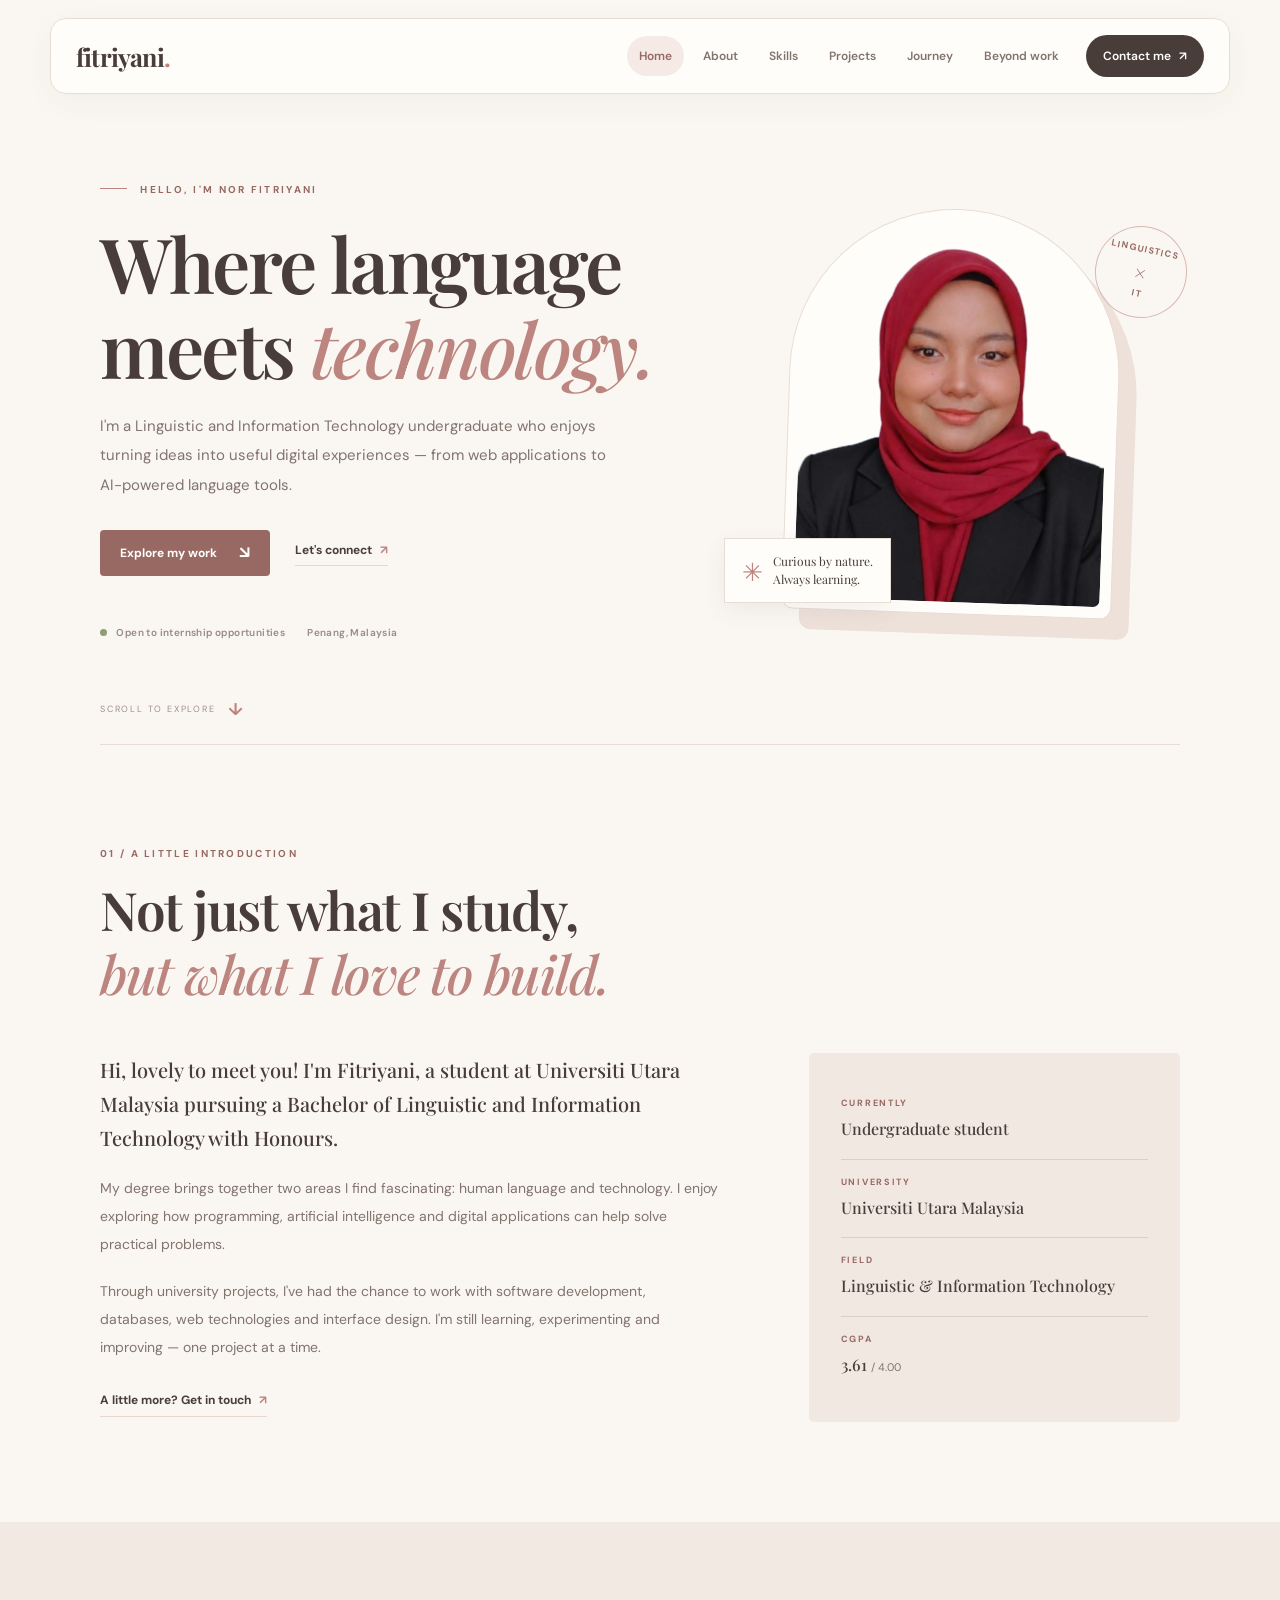
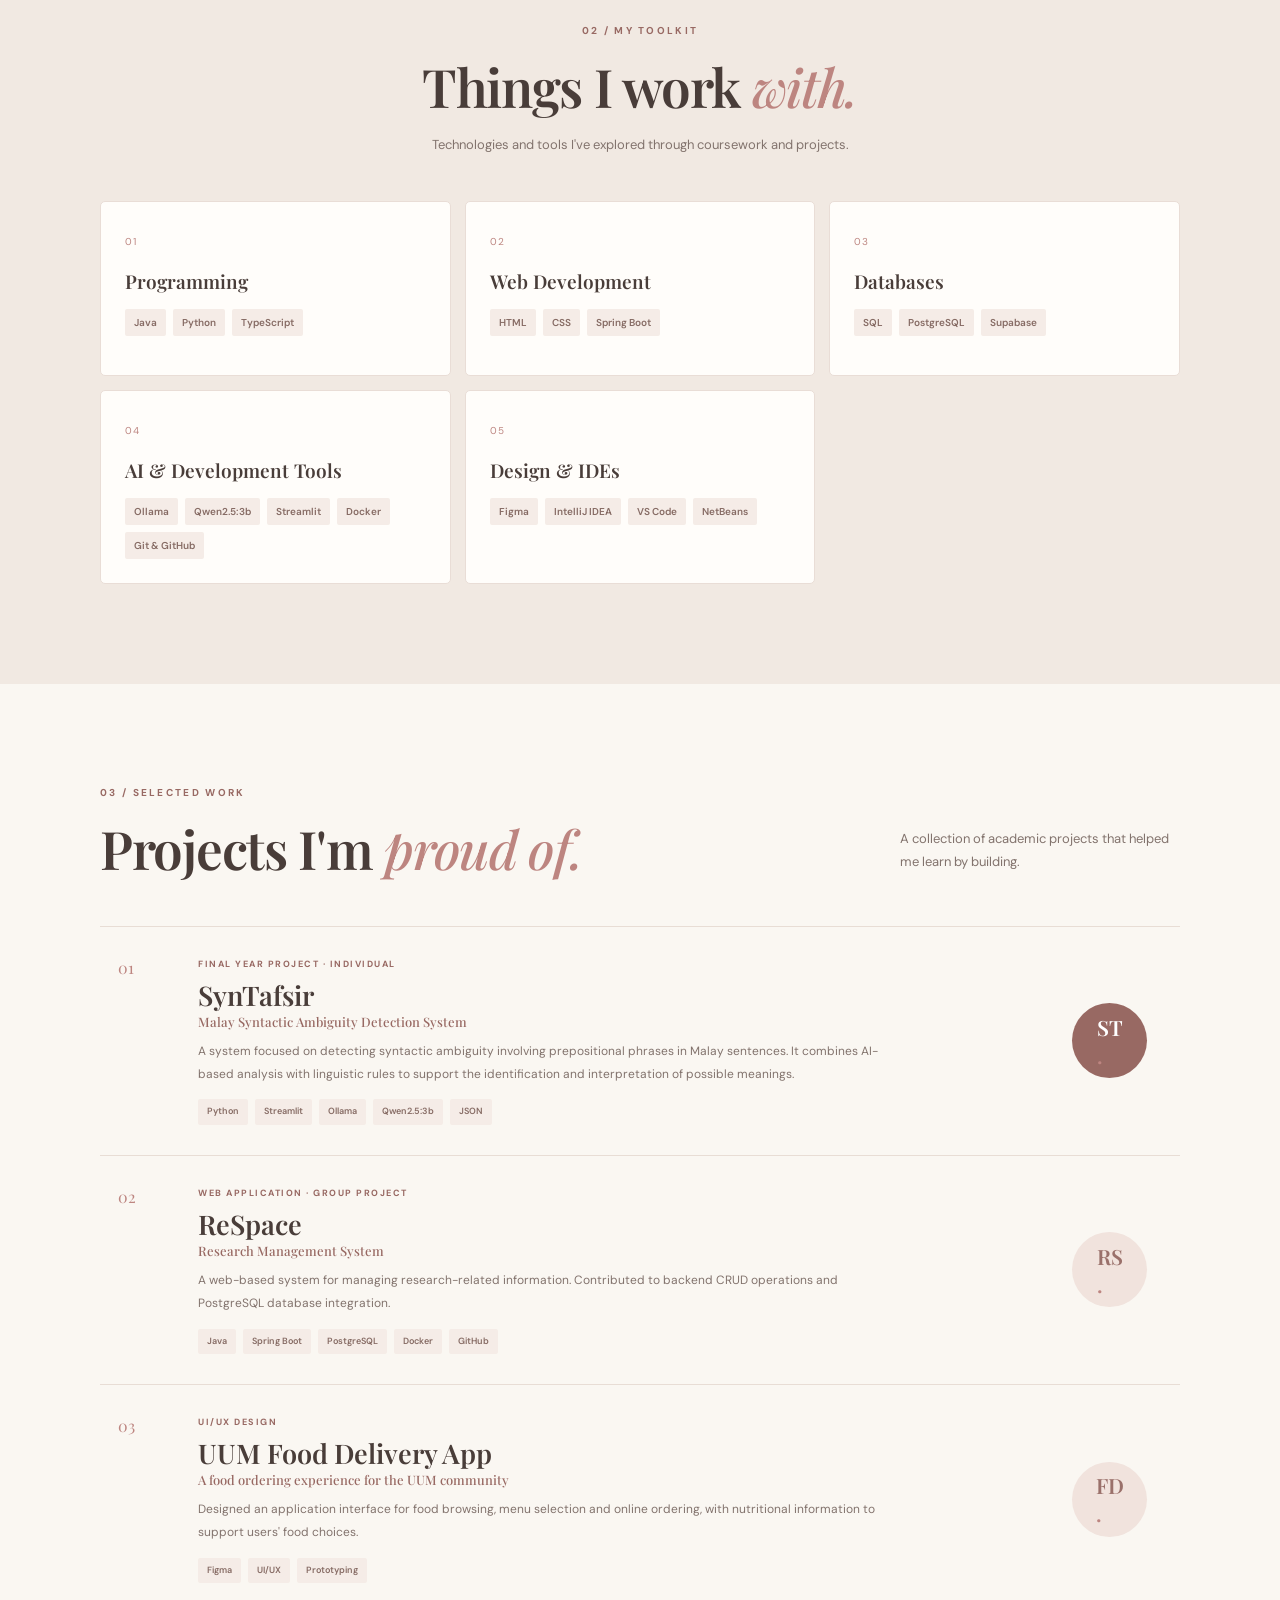
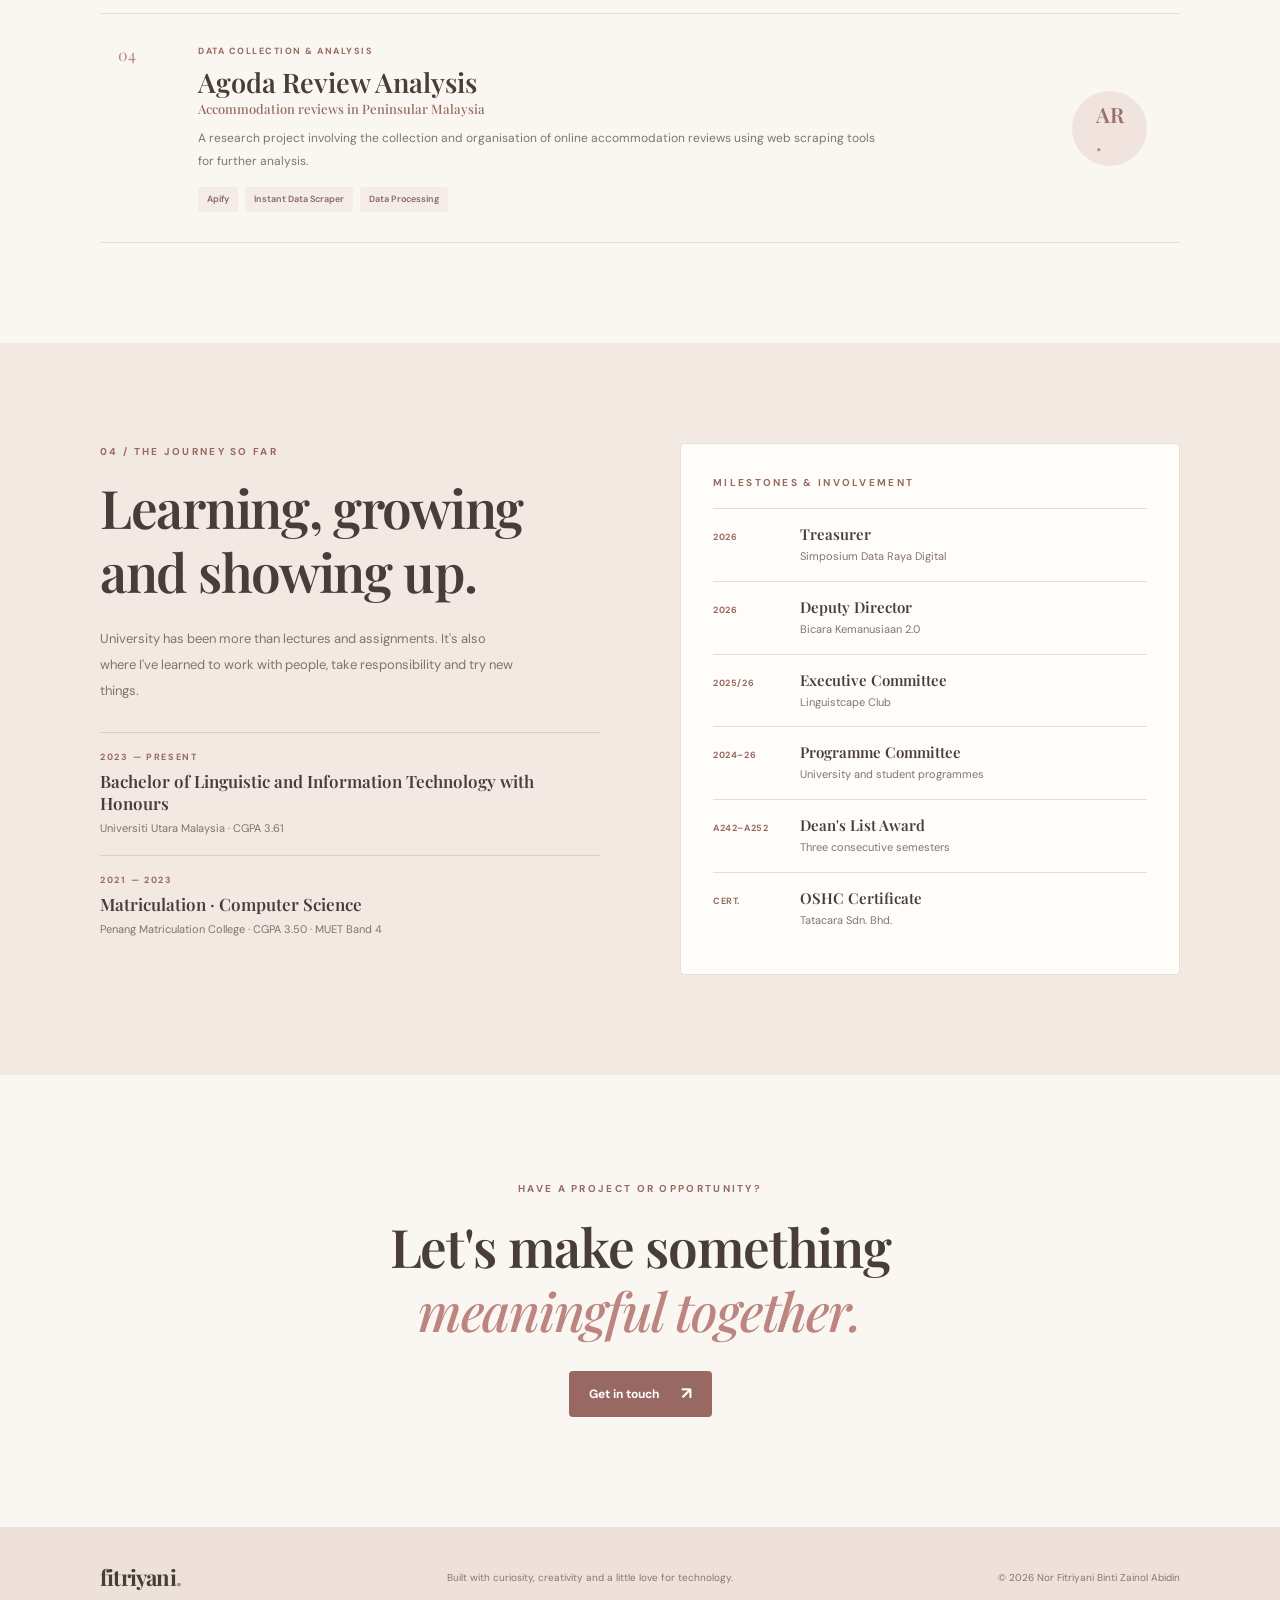
<file: index.html>
<!DOCTYPE html>
<html lang="en">
<head>
  <meta charset="UTF-8">
  <meta name="viewport" content="width=device-width, initial-scale=1.0">
  <meta name="description" content="The personal portfolio of Nor Fitriyani, a Linguistic and Information Technology undergraduate at Universiti Utara Malaysia.">
  <title>Nor Fitriyani | Portfolio</title>
  <link rel="preconnect" href="https://fonts.googleapis.com">
  <link rel="preconnect" href="https://fonts.gstatic.com" crossorigin>
  <link href="https://fonts.googleapis.com/css2?family=DM+Sans:wght@400;500;600;700&family=Playfair+Display:wght@500;600;700&display=swap" rel="stylesheet">
  <link rel="stylesheet" href="style.css">
</head>
<body>
  <header class="site-header">
    <a class="brand" href="index.html">fitriyani<span>.</span></a>
    <nav class="main-nav" aria-label="Main navigation">
      <a class="active" href="#home">Home</a>
      <a href="#about">About</a>
      <a href="#skills">Skills</a>
      <a href="#projects">Projects</a>
      <a href="#journey">Journey</a>
      <a href="hobbies.html">Beyond work</a>
      <a class="nav-contact" href="contact.html">Contact me <span>↗</span></a>
    </nav>
  </header>

  <main>
    <section class="hero section-wrap" id="home">
      <div class="hero-copy">
        <p class="eyebrow"><span class="eyebrow-line"></span> HELLO, I'M NOR FITRIYANI</p>
        <h1>Where language<br>meets <em>technology.</em></h1>
        <p class="hero-intro">I'm a Linguistic and Information Technology undergraduate who enjoys turning ideas into useful digital experiences — from web applications to AI-powered language tools.</p>
        <div class="hero-actions">
          <a class="button button-primary" href="#projects">Explore my work <span>↘</span></a>
          <a class="text-link" href="contact.html">Let's connect <span>↗</span></a>
        </div>
        <div class="hero-meta">
          <span><i class="status-dot"></i> Open to internship opportunities</span>
          <span>Penang, Malaysia</span>
        </div>
      </div>
      <div class="hero-visual">
        <div class="photo-frame">
          <img src="profile.png" alt="Portrait of Nor Fitriyani">
        </div>
        <div class="photo-note"><span class="note-star">✳</span><span>Curious by nature.<br>Always learning.</span></div>
        <div class="hero-stamp">LINGUISTICS<br><span>×</span> IT</div>
      </div>
      <a class="scroll-cue" href="#about"><span>SCROLL TO EXPLORE</span><b>↓</b></a>
    </section>

    <section class="about-section section-wrap section-pad" id="about">
      <div class="section-heading">
        <p class="eyebrow">01 / A LITTLE INTRODUCTION</p>
        <h2>Not just what I study,<br><em>but what I love to build.</em></h2>
      </div>
      <div class="about-grid">
        <div class="about-main">
          <p class="lead">Hi, lovely to meet you! I'm Fitriyani, a student at Universiti Utara Malaysia pursuing a Bachelor of Linguistic and Information Technology with Honours.</p>
          <p>My degree brings together two areas I find fascinating: human language and technology. I enjoy exploring how programming, artificial intelligence and digital applications can help solve practical problems.</p>
          <p>Through university projects, I've had the chance to work with software development, databases, web technologies and interface design. I'm still learning, experimenting and improving — one project at a time.</p>
          <a class="underlined-link" href="contact.html">A little more? Get in touch <span>↗</span></a>
        </div>
        <aside class="about-facts">
          <div class="fact"><span class="fact-label">CURRENTLY</span><strong>Undergraduate student</strong></div>
          <div class="fact"><span class="fact-label">UNIVERSITY</span><strong>Universiti Utara Malaysia</strong></div>
          <div class="fact"><span class="fact-label">FIELD</span><strong>Linguistic & Information Technology</strong></div>
          <div class="fact"><span class="fact-label">CGPA</span><strong>3.61 <small>/ 4.00</small></strong></div>
        </aside>
      </div>
    </section>

    <section class="skills-section section-pad" id="skills">
      <div class="section-wrap">
        <div class="section-heading centered">
          <p class="eyebrow">02 / MY TOOLKIT</p>
          <h2>Things I work <em>with.</em></h2>
          <p class="section-subtitle">Technologies and tools I've explored through coursework and projects.</p>
        </div>
        <div class="skill-grid">
          <article class="skill-card"><span class="skill-index">01</span><h3>Programming</h3><div class="skill-tags"><span>Java</span><span>Python</span><span>TypeScript</span></div></article>
          <article class="skill-card"><span class="skill-index">02</span><h3>Web Development</h3><div class="skill-tags"><span>HTML</span><span>CSS</span><span>Spring Boot</span></div></article>
          <article class="skill-card"><span class="skill-index">03</span><h3>Databases</h3><div class="skill-tags"><span>SQL</span><span>PostgreSQL</span><span>Supabase</span></div></article>
          <article class="skill-card"><span class="skill-index">04</span><h3>AI & Development Tools</h3><div class="skill-tags"><span>Ollama</span><span>Qwen2.5:3b</span><span>Streamlit</span><span>Docker</span><span>Git & GitHub</span></div></article>
          <article class="skill-card"><span class="skill-index">05</span><h3>Design & IDEs</h3><div class="skill-tags"><span>Figma</span><span>IntelliJ IDEA</span><span>VS Code</span><span>NetBeans</span></div></article>
        </div>
      </div>
    </section>

    <section class="projects-section section-wrap section-pad" id="projects">
      <div class="section-heading project-heading">
        <div><p class="eyebrow">03 / SELECTED WORK</p><h2>Projects I'm <em>proud of.</em></h2></div>
        <p class="section-subtitle">A collection of academic projects that helped me learn by building.</p>
      </div>
      <div class="project-list">
        <article class="project-card featured-project">
          <div class="project-number">01</div>
          <div class="project-content">
            <p class="project-type">FINAL YEAR PROJECT · INDIVIDUAL</p>
            <h3>SynTafsir</h3>
            <p class="project-subtitle">Malay Syntactic Ambiguity Detection System</p>
            <p>A system focused on detecting syntactic ambiguity involving prepositional phrases in Malay sentences. It combines AI-based analysis with linguistic rules to support the identification and interpretation of possible meanings.</p>
            <div class="project-tags"><span>Python</span><span>Streamlit</span><span>Ollama</span><span>Qwen2.5:3b</span><span>JSON</span></div>
          </div>
          <div class="project-mark">ST<span>.</span></div>
        </article>
        <article class="project-card">
          <div class="project-number">02</div>
          <div class="project-content">
            <p class="project-type">WEB APPLICATION · GROUP PROJECT</p>
            <h3>ReSpace</h3>
            <p class="project-subtitle">Research Management System</p>
            <p>A web-based system for managing research-related information. Contributed to backend CRUD operations and PostgreSQL database integration.</p>
            <div class="project-tags"><span>Java</span><span>Spring Boot</span><span>PostgreSQL</span><span>Docker</span><span>GitHub</span></div>
          </div>
          <div class="project-mark">RS<span>.</span></div>
        </article>
        <article class="project-card">
          <div class="project-number">03</div>
          <div class="project-content">
            <p class="project-type">UI/UX DESIGN</p>
            <h3>UUM Food Delivery App</h3>
            <p class="project-subtitle">A food ordering experience for the UUM community</p>
            <p>Designed an application interface for food browsing, menu selection and online ordering, with nutritional information to support users' food choices.</p>
            <div class="project-tags"><span>Figma</span><span>UI/UX</span><span>Prototyping</span></div>
          </div>
          <div class="project-mark">FD<span>.</span></div>
        </article>
        <article class="project-card">
          <div class="project-number">04</div>
          <div class="project-content">
            <p class="project-type">DATA COLLECTION & ANALYSIS</p>
            <h3>Agoda Review Analysis</h3>
            <p class="project-subtitle">Accommodation reviews in Peninsular Malaysia</p>
            <p>A research project involving the collection and organisation of online accommodation reviews using web scraping tools for further analysis.</p>
            <div class="project-tags"><span>Apify</span><span>Instant Data Scraper</span><span>Data Processing</span></div>
          </div>
          <div class="project-mark">AR<span>.</span></div>
        </article>
      </div>
    </section>

    <section class="journey-section section-pad" id="journey">
      <div class="section-wrap journey-grid">
        <div>
          <p class="eyebrow">04 / THE JOURNEY SO FAR</p>
          <h2>Learning, growing<br>and showing up.</h2>
          <p class="journey-intro">University has been more than lectures and assignments. It's also where I've learned to work with people, take responsibility and try new things.</p>
          <div class="education-block">
            <span class="fact-label">2023 — PRESENT</span>
            <h3>Bachelor of Linguistic and Information Technology with Honours</h3>
            <p>Universiti Utara Malaysia · CGPA 3.61</p>
          </div>
          <div class="education-block">
            <span class="fact-label">2021 — 2023</span>
            <h3>Matriculation · Computer Science</h3>
            <p>Penang Matriculation College · CGPA 3.50 · MUET Band 4</p>
          </div>
        </div>
        <div class="milestone-panel">
          <p class="eyebrow">MILESTONES & INVOLVEMENT</p>
          <div class="milestone"><span class="milestone-year">2026</span><div><h3>Treasurer</h3><p>Simposium Data Raya Digital</p></div></div>
          <div class="milestone"><span class="milestone-year">2026</span><div><h3>Deputy Director</h3><p>Bicara Kemanusiaan 2.0</p></div></div>
          <div class="milestone"><span class="milestone-year">2025/26</span><div><h3>Executive Committee</h3><p>Linguistcape Club</p></div></div>
          <div class="milestone"><span class="milestone-year">2024–26</span><div><h3>Programme Committee</h3><p>University and student programmes</p></div></div>
          <div class="milestone"><span class="milestone-year">A242–A252</span><div><h3>Dean's List Award</h3><p>Three consecutive semesters</p></div></div>
          <div class="milestone"><span class="milestone-year">CERT.</span><div><h3>OSHC Certificate</h3><p>Tatacara Sdn. Bhd.</p></div></div>
        </div>
      </div>
    </section>

    <section class="closing-section section-wrap">
      <p class="eyebrow">HAVE A PROJECT OR OPPORTUNITY?</p>
      <h2>Let's make something<br><em>meaningful together.</em></h2>
      <a class="button button-primary" href="contact.html">Get in touch <span>↗</span></a>
    </section>
  </main>

  <footer class="site-footer">
    <a class="brand" href="#home">fitriyani<span>.</span></a>
    <p>Built with curiosity, creativity and a little love for technology.</p>
    <p class="copyright">© 2026 Nor Fitriyani Binti Zainol Abidin</p>
  </footer>
</body>
</html>
</file>
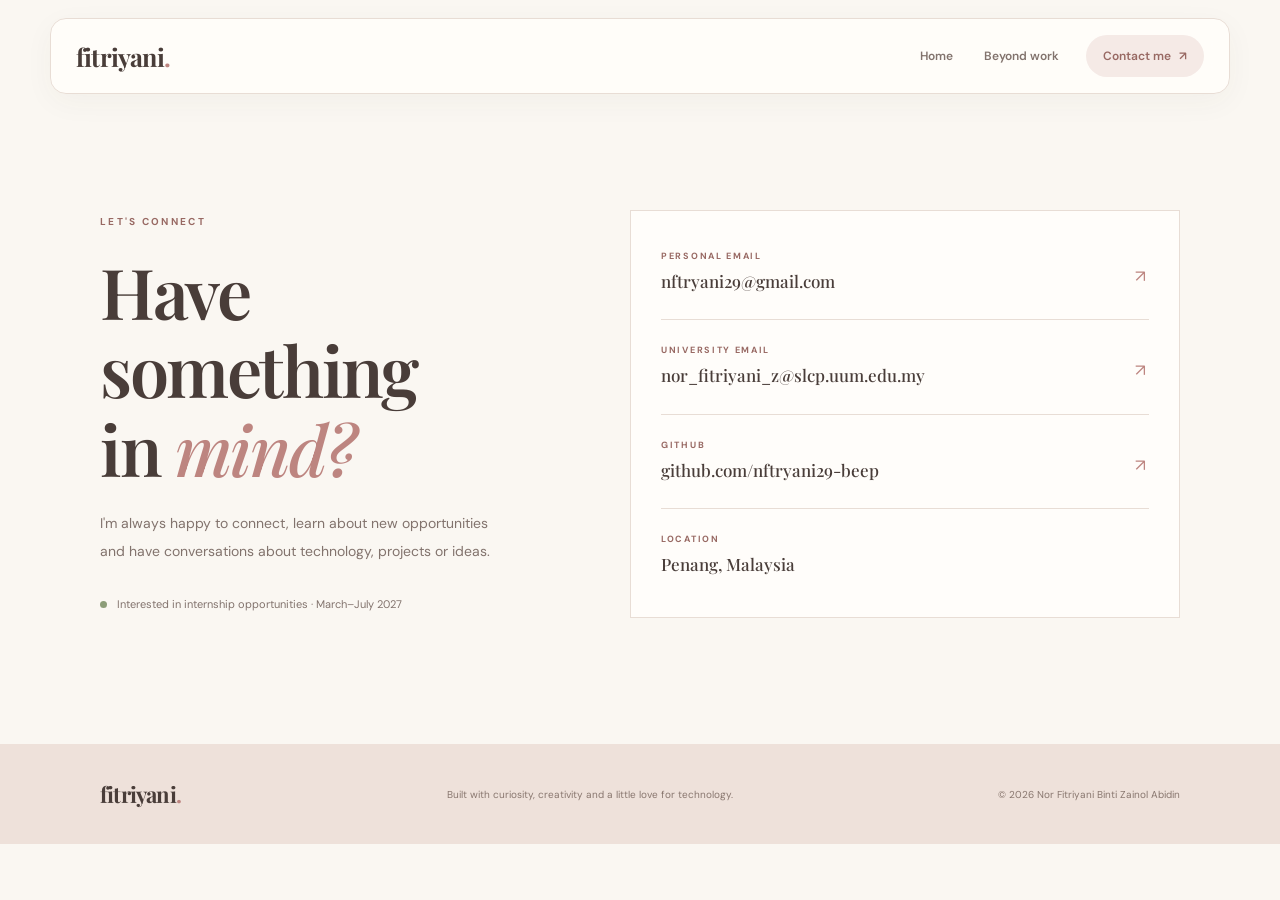
<file: contact.html>
<!DOCTYPE html>
<html lang="en">
<head>
  <meta charset="UTF-8">
  <meta name="viewport" content="width=device-width, initial-scale=1.0">
  <title>Contact | Nor Fitriyani</title>
  <link rel="preconnect" href="https://fonts.googleapis.com">
  <link rel="preconnect" href="https://fonts.gstatic.com" crossorigin>
  <link href="https://fonts.googleapis.com/css2?family=DM+Sans:wght@400;500;600;700&family=Playfair+Display:wght@500;600;700&display=swap" rel="stylesheet">
  <link rel="stylesheet" href="style.css">
</head>
<body>
  <header class="site-header">
    <a class="brand" href="index.html">fitriyani<span>.</span></a>
    <nav class="main-nav" aria-label="Main navigation">
      <a href="index.html">Home</a><a href="hobbies.html">Beyond work</a><a class="active nav-contact" href="contact.html">Contact me <span>↗</span></a>
    </nav>
  </header>
  <main>
    <section class="contact-layout section-wrap">
      <div class="contact-copy">
        <p class="eyebrow">LET'S CONNECT</p>
        <h1>Have something<br>in <em>mind?</em></h1>
        <p>I'm always happy to connect, learn about new opportunities and have conversations about technology, projects or ideas.</p>
        <p class="availability"><i class="status-dot"></i> Interested in internship opportunities · March–July 2027</p>
      </div>
      <div class="contact-panel">
        <a class="contact-item" href="mailto:nftryani29@gmail.com"><span class="contact-label">PERSONAL EMAIL</span><strong>nftryani29@gmail.com</strong><span class="contact-arrow">↗</span></a>
        <a class="contact-item" href="mailto:nor_fitriyani_z@slcp.uum.edu.my"><span class="contact-label">UNIVERSITY EMAIL</span><strong>nor_fitriyani_z@slcp.uum.edu.my</strong><span class="contact-arrow">↗</span></a>
        <a class="contact-item" href="https://github.com/nftryani29-beep" target="_blank" rel="noopener noreferrer"><span class="contact-label">GITHUB</span><strong>github.com/nftryani29-beep</strong><span class="contact-arrow">↗</span></a>
        <div class="contact-item"><span class="contact-label">LOCATION</span><strong>Penang, Malaysia</strong></div>
      </div>
    </section>
  </main>
  <footer class="site-footer"><a class="brand" href="index.html">fitriyani<span>.</span></a><p>Built with curiosity, creativity and a little love for technology.</p><p class="copyright">© 2026 Nor Fitriyani Binti Zainol Abidin</p></footer>
</body>
</html>
</file>
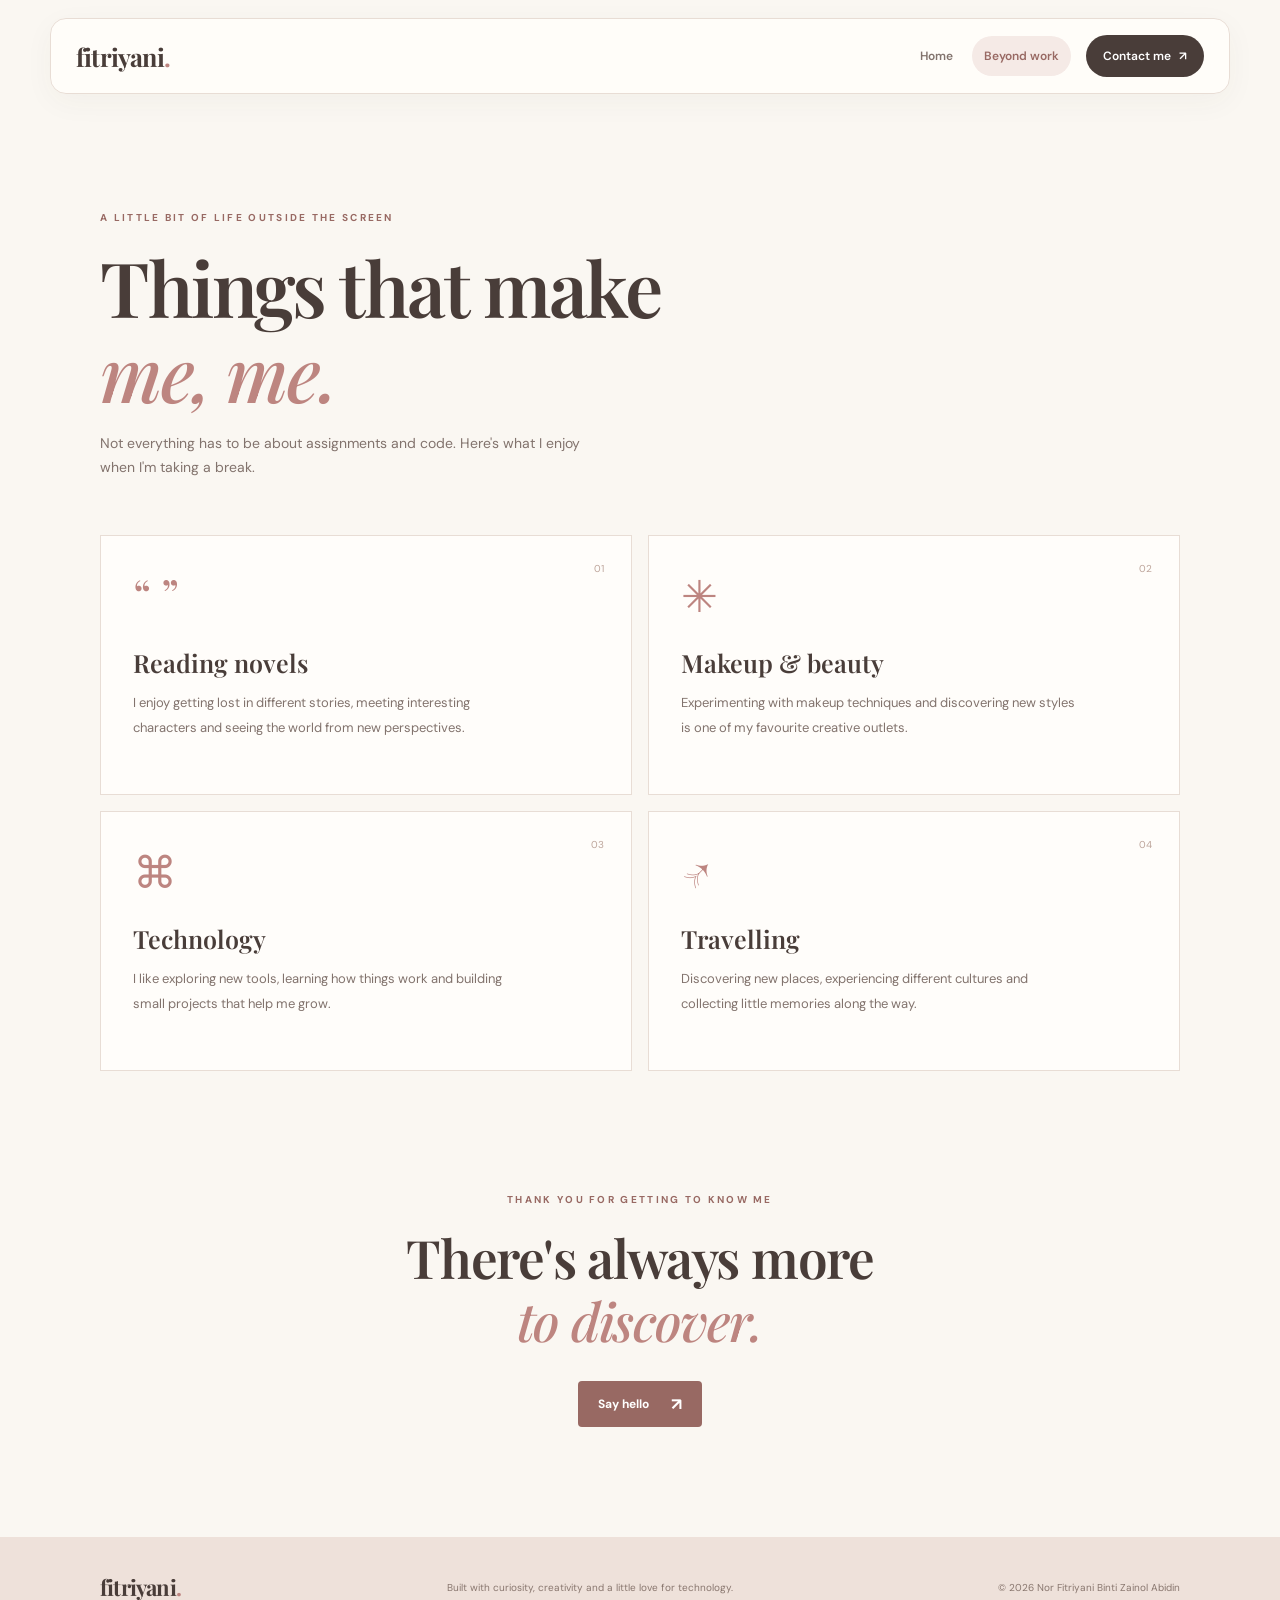
<file: hobbies.html>
<!DOCTYPE html>
<html lang="en">
<head>
  <meta charset="UTF-8">
  <meta name="viewport" content="width=device-width, initial-scale=1.0">
  <title>Beyond Work | Nor Fitriyani</title>
  <link rel="preconnect" href="https://fonts.googleapis.com">
  <link rel="preconnect" href="https://fonts.gstatic.com" crossorigin>
  <link href="https://fonts.googleapis.com/css2?family=DM+Sans:wght@400;500;600;700&family=Playfair+Display:wght@500;600;700&display=swap" rel="stylesheet">
  <link rel="stylesheet" href="style.css">
</head>
<body>
  <header class="site-header">
    <a class="brand" href="index.html">fitriyani<span>.</span></a>
    <nav class="main-nav" aria-label="Main navigation">
      <a href="index.html">Home</a><a class="active" href="hobbies.html">Beyond work</a><a class="nav-contact" href="contact.html">Contact me <span>↗</span></a>
    </nav>
  </header>
  <main>
    <section class="page-hero section-wrap">
      <p class="eyebrow">A LITTLE BIT OF LIFE OUTSIDE THE SCREEN</p>
      <h1>Things that make<br><em>me, me.</em></h1>
      <p>Not everything has to be about assignments and code. Here's what I enjoy when I'm taking a break.</p>
    </section>
    <section class="hobby-grid section-wrap">
      <article class="hobby-card"><span class="hobby-count">01</span><div class="hobby-symbol">“ ”</div><h2>Reading novels</h2><p>I enjoy getting lost in different stories, meeting interesting characters and seeing the world from new perspectives.</p></article>
      <article class="hobby-card"><span class="hobby-count">02</span><div class="hobby-symbol">✳</div><h2>Makeup & beauty</h2><p>Experimenting with makeup techniques and discovering new styles is one of my favourite creative outlets.</p></article>
      <article class="hobby-card"><span class="hobby-count">03</span><div class="hobby-symbol">⌘</div><h2>Technology</h2><p>I like exploring new tools, learning how things work and building small projects that help me grow.</p></article>
      <article class="hobby-card"><span class="hobby-count">04</span><div class="hobby-symbol">↗</div><h2>Travelling</h2><p>Discovering new places, experiencing different cultures and collecting little memories along the way.</p></article>
    </section>
    <section class="closing-section section-wrap compact-closing"><p class="eyebrow">THANK YOU FOR GETTING TO KNOW ME</p><h2>There's always more<br><em>to discover.</em></h2><a class="button button-primary" href="contact.html">Say hello <span>↗</span></a></section>
  </main>
  <footer class="site-footer"><a class="brand" href="index.html">fitriyani<span>.</span></a><p>Built with curiosity, creativity and a little love for technology.</p><p class="copyright">© 2026 Nor Fitriyani Binti Zainol Abidin</p></footer>
</body>
</html>
</file>
<file: style.css>
/* NOR FITRIYANI — PERSONAL PORTFOLIO
   Warm ivory, muted rose and cocoa palette */
:root {
  --paper: #faf7f2;
  --paper-deep: #f2ebe4;
  --white: #fffdfa;
  --rose: #bd8580;
  --rose-dark: #986963;
  --rose-pale: #ead5cf;
  --ink: #493d39;
  --muted: #82736d;
  --line: #e8ddd5;
  --serif: "Playfair Display", Georgia, serif;
  --sans: "DM Sans", Arial, sans-serif;
}
* { box-sizing: border-box; margin: 0; padding: 0; }
html { scroll-behavior: smooth; scroll-padding-top: 100px; }
body { background: var(--paper); color: var(--ink); font-family: var(--sans); line-height: 1.7; }
a { color: inherit; }
.site-header { width: min(1180px, calc(100% - 56px)); min-height: 76px; margin: 18px auto 0; padding: 0 25px; display: flex; align-items: center; justify-content: space-between; gap: 24px; background: rgba(255,253,250,.92); border: 1px solid var(--line); border-radius: 16px; position: sticky; top: 12px; z-index: 20; backdrop-filter: blur(14px); box-shadow: 0 8px 30px rgba(73,61,57,.045); }
.brand { text-decoration: none; font: 700 25px var(--serif); letter-spacing: -.8px; color: var(--ink); white-space: nowrap; }
.brand span { color: var(--rose); }
.main-nav { display: flex; align-items: center; gap: 7px; }
.main-nav a { text-decoration: none; color: var(--muted); font-size: 12px; font-weight: 600; padding: 10px 12px; border-radius: 30px; transition: .2s ease; }
.main-nav a:hover, .main-nav a.active { color: var(--rose-dark); background: #f5eae6; }
.main-nav .nav-contact { background: var(--ink); color: white; padding: 11px 17px; margin-left: 8px; }
.main-nav .nav-contact:hover { background: var(--rose-dark); color: white; }
.main-nav .nav-contact span { margin-left: 5px; }
.section-wrap { width: min(1080px, calc(100% - 56px)); margin-inline: auto; }
.hero { min-height: 650px; display: grid; grid-template-columns: 1.1fr .9fr; align-items: center; gap: 70px; padding-top: 64px; padding-bottom: 80px; position: relative; }
.eyebrow { color: var(--rose-dark); font-size: 10px; font-weight: 700; letter-spacing: 2.3px; }
.eyebrow-line { display: inline-block; width: 27px; height: 1px; background: var(--rose); vertical-align: middle; margin: 0 9px 3px 0; }
.hero h1, .page-hero h1, .contact-copy h1 { font: 600 clamp(48px, 6vw, 76px)/1.12 var(--serif); letter-spacing: -2.4px; margin: 22px 0; }
h1 em, h2 em { color: var(--rose); font-weight: 500; }
.hero-intro { max-width: 510px; color: var(--muted); font-size: 15px; line-height: 1.95; }
.hero-actions { display: flex; align-items: center; gap: 25px; margin-top: 30px; }
.button { display: inline-flex; align-items: center; gap: 22px; padding: 13px 20px; border-radius: 4px; text-decoration: none; font-size: 12px; font-weight: 700; transition: .2s; }
.button-primary { background: var(--rose-dark); color: white; }
.button-primary:hover { background: var(--ink); transform: translateY(-2px); }
.button span { font-size: 17px; line-height: 1; }
.text-link, .underlined-link { text-decoration: none; font-size: 12px; font-weight: 700; color: var(--ink); border-bottom: 1px solid var(--rose-pale); padding-bottom: 5px; }
.text-link span, .underlined-link span { color: var(--rose); margin-left: 5px; }
.hero-meta { display: flex; flex-wrap: wrap; gap: 22px; margin-top: 48px; color: #9a8981; font-size: 10px; font-weight: 600; letter-spacing: .4px; }
.status-dot { display: inline-block; width: 7px; height: 7px; border-radius: 50%; background: #8c9d78; margin-right: 7px; }
.hero-visual { min-height: 440px; position: relative; display: grid; place-items: center; }
.photo-frame { width: min(330px, 78%); height: 405px; padding: 11px; background: var(--white); border: 1px solid var(--line); border-radius: 170px 170px 12px 12px; box-shadow: 18px 20px 0 #eee1da; transform: rotate(2deg); }
.photo-frame img { display: block; width: 100%; height: 100%; object-fit: cover; object-position: center; border-radius: 160px 160px 7px 7px; }
.photo-note { position: absolute; left: -2px; bottom: 28px; display: flex; gap: 10px; align-items: center; padding: 13px 17px; background: var(--white); border: 1px solid var(--line); box-shadow: 0 8px 25px rgba(73,61,57,.07); font: 12px/1.5 var(--serif); }
.note-star { color: var(--rose); font-size: 25px; }
.hero-stamp { position: absolute; right: -7px; top: 35px; width: 92px; height: 92px; display: grid; place-content: center; text-align: center; border: 1px solid #d9b8b0; border-radius: 50%; color: var(--rose-dark); font-size: 9px; font-weight: 700; letter-spacing: 1px; transform: rotate(12deg); }
.hero-stamp span { font: 22px var(--serif); }
.scroll-cue { position: absolute; bottom: 20px; left: 0; display: flex; gap: 12px; align-items: center; text-decoration: none; color: #a18f87; font-size: 9px; letter-spacing: 1.8px; }
.scroll-cue b { color: var(--rose); font-size: 17px; }
.section-pad { padding-top: 100px; padding-bottom: 100px; }
.about-section { border-top: 1px solid var(--line); }
.section-heading h2, .journey-grid h2, .closing-section h2 { font: 600 clamp(35px, 4.5vw, 53px)/1.2 var(--serif); letter-spacing: -1.3px; margin-top: 16px; }
.about-grid { display: grid; grid-template-columns: 1.25fr .75fr; gap: 90px; margin-top: 48px; }
.about-main p { color: var(--muted); font-size: 14px; line-height: 2; margin-bottom: 19px; }
.about-main .lead { color: var(--ink); font: 500 20px/1.7 var(--serif); }
.underlined-link { display: inline-block; margin-top: 10px; }
.about-facts { background: #f2e8e2; padding: 28px 32px; border-radius: 5px; }
.fact { padding: 15px 0; border-bottom: 1px solid #dfcec6; }
.fact:last-child { border: 0; }
.fact-label, .contact-label { display: block; color: var(--rose-dark); font-size: 9px; letter-spacing: 1.7px; font-weight: 700; margin-bottom: 5px; }
.fact strong { font: 500 16px var(--serif); }
.fact small { font: 11px var(--sans); color: var(--muted); }
.skills-section { background: #f1e9e2; }
.centered { text-align: center; }
.section-subtitle { color: var(--muted); font-size: 13px; max-width: 420px; }
.centered .section-subtitle { margin: 15px auto 0; }
.skill-grid { display: grid; grid-template-columns: repeat(3, 1fr); gap: 14px; margin-top: 45px; }
.skill-card { min-height: 175px; background: var(--white); padding: 24px; border: 1px solid #e9ddd6; border-radius: 5px; transition: .2s; }
.skill-card:hover { transform: translateY(-4px); box-shadow: 0 12px 25px rgba(73,61,57,.06); }
.skill-index { color: var(--rose); font-size: 10px; letter-spacing: 1px; }
.skill-card h3 { font: 600 19px var(--serif); margin: 15px 0; }
.skill-tags, .project-tags { display: flex; flex-wrap: wrap; gap: 7px; }
.skill-tags span, .project-tags span { background: #f5ece7; color: #866b64; padding: 5px 9px; border-radius: 2px; font-size: 10px; font-weight: 600; }
.project-heading { display: flex; align-items: end; justify-content: space-between; gap: 30px; }
.project-heading .section-subtitle { max-width: 280px; padding-bottom: 8px; }
.project-list { margin-top: 45px; border-top: 1px solid var(--line); }
.project-card { display: grid; grid-template-columns: 55px 1fr 90px; gap: 25px; align-items: center; padding: 30px 18px; border-bottom: 1px solid var(--line); transition: .2s; }
.project-card:hover { background: rgba(255,253,250,.65); padding-inline: 25px; }
.project-number { align-self: start; color: var(--rose); font: 16px var(--serif); }
.project-type { color: var(--rose-dark); font-size: 9px; font-weight: 700; letter-spacing: 1.5px; }
.project-content h3 { font: 600 27px var(--serif); margin: 5px 0 0; }
.project-subtitle { color: var(--rose-dark) !important; font: 500 13px var(--serif) !important; margin: 0 0 10px !important; }
.project-content > p:not(.project-type):not(.project-subtitle) { max-width: 690px; color: var(--muted); font-size: 12px; line-height: 1.9; margin: 10px 0 14px; }
.project-tags span { font-size: 9px; }
.project-mark { width: 75px; height: 75px; display: grid; place-content: center; border-radius: 50%; background: #f1e3dd; color: #9a706a; font: 600 21px var(--serif); }
.project-mark span { color: var(--rose); }
.featured-project .project-mark { background: var(--rose-dark); color: white; }
.journey-section { background: #f1e9e2; }
.journey-grid { display: grid; grid-template-columns: 1fr 1fr; gap: 80px; }
.journey-intro { max-width: 420px; color: var(--muted); font-size: 13px; line-height: 2; margin: 22px 0 28px; }
.education-block { border-top: 1px solid #dfcec6; padding: 17px 0; }
.education-block h3, .milestone h3 { font: 600 17px var(--serif); margin: 5px 0; }
.education-block p, .milestone p { color: var(--muted); font-size: 11px; }
.milestone-panel { background: var(--white); padding: 30px 32px; border: 1px solid var(--line); border-radius: 5px; }
.milestone-panel > .eyebrow { margin-bottom: 17px; }
.milestone { display: grid; grid-template-columns: 75px 1fr; gap: 12px; padding: 15px 0; border-top: 1px solid var(--line); }
.milestone-year { color: var(--rose-dark); font-size: 9px; font-weight: 700; letter-spacing: .6px; padding-top: 6px; }
.milestone h3 { font-size: 15px; margin: 0 0 3px; }
.closing-section { text-align: center; padding-top: 105px; padding-bottom: 110px; }
.closing-section h2 { margin: 18px 0 28px; }
.site-footer { min-height: 100px; background: #eee1da; display: flex; align-items: center; justify-content: space-between; gap: 20px; padding: 25px max(28px, calc((100% - 1080px)/2)); }
.site-footer p { color: #88766e; font-size: 10px; }
.site-footer .brand { font-size: 22px; }
.page-hero { padding-top: 115px; padding-bottom: 55px; }
.page-hero h1 { margin: 18px 0; }
.page-hero > p:last-child { max-width: 490px; color: var(--muted); font-size: 14px; }
.hobby-grid { display: grid; grid-template-columns: repeat(2, 1fr); gap: 16px; padding-bottom: 70px; }
.hobby-card { min-height: 260px; background: var(--white); border: 1px solid var(--line); padding: 28px 32px; position: relative; }
.hobby-count { position: absolute; top: 24px; right: 27px; color: #bda49a; font-size: 10px; }
.hobby-symbol { color: var(--rose); font: 44px var(--serif); height: 70px; }
.hobby-card h2 { font: 600 25px var(--serif); margin: 12px 0; }
.hobby-card p { max-width: 400px; color: var(--muted); font-size: 13px; line-height: 1.9; }
.compact-closing { padding-top: 50px; }
.contact-layout { min-height: 650px; display: grid; grid-template-columns: .9fr 1.1fr; gap: 80px; align-items: center; padding-top: 80px; padding-bottom: 90px; }
.contact-copy h1 { font-size: clamp(48px, 5.8vw, 70px); }
.contact-copy > p:not(.eyebrow) { max-width: 400px; color: var(--muted); font-size: 14px; line-height: 2; }
.contact-copy .availability { margin-top: 28px; font-size: 11px !important; }
.contact-panel { background: var(--white); border: 1px solid var(--line); padding: 15px 30px; }
.contact-item { display: block; position: relative; padding: 23px 35px 23px 0; border-bottom: 1px solid var(--line); text-decoration: none; }
.contact-item:last-child { border: 0; }
.contact-item strong { font: 500 17px var(--serif); overflow-wrap: anywhere; }
.contact-arrow { position: absolute; right: 3px; top: 36px; color: var(--rose); font-size: 17px; }
a.contact-item:hover strong { color: var(--rose-dark); }
@media (max-width: 850px) {
  .site-header { width: calc(100% - 30px); padding: 14px 18px; align-items: flex-start; flex-direction: column; gap: 8px; position: relative; top: auto; }
  .main-nav { width: 100%; overflow-x: auto; padding-bottom: 2px; }
  .main-nav a { white-space: nowrap; padding: 8px 10px; }
  .main-nav .nav-contact { margin-left: 0; }
  .hero { min-height: auto; grid-template-columns: 1fr  .8fr; gap: 25px; padding-top: 65px; padding-bottom: 100px; }
  .hero h1 { font-size: clamp(43px, 6vw, 60px); }
  .photo-frame { height: 330px; }
  .hero-visual { min-height: 360px; }
  .about-grid, .journey-grid, .contact-layout { gap: 35px; }
}
@media (max-width: 620px) {
  .section-wrap { width: calc(100% - 36px); }
  .hero { grid-template-columns: 1fr; text-align: center; gap: 25px; padding-top: 55px; }
  .hero-copy { order: 1; }
  .hero-visual { order: 0; min-height: 310px; }
  .photo-frame { width: 225px; height: 280px; }
  .photo-note { left: 0; bottom: 2px; }
  .hero-stamp { right: 0; top: 0; width: 75px; height: 75px; }
  .hero h1 { font-size: 48px; }
  .hero-intro { margin-inline: auto; font-size: 13px; }
  .hero-actions, .hero-meta { justify-content: center; }
  .hero-meta { margin-top: 28px; }
  .scroll-cue { left: 50%; transform: translateX(-50%); white-space: nowrap; }
  .section-pad { padding-top: 70px; padding-bottom: 70px; }
  .about-grid, .journey-grid, .contact-layout { grid-template-columns: 1fr; }
  .about-grid { gap: 30px; }
  .skill-grid { grid-template-columns: 1fr 1fr; }
  .project-heading { display: block; }
  .project-heading .section-subtitle { margin-top: 15px; }
  .project-card { grid-template-columns: 30px 1fr; gap: 12px; padding: 25px 5px; }
  .project-mark { display: none; }
  .project-card:hover { padding-inline: 10px; }
  .project-content h3 { font-size: 23px; }
  .milestone-panel { padding: 24px 20px; }
  .site-footer { flex-direction: column; text-align: center; padding: 25px 18px; }
  .page-hero { padding-top: 75px; }
  .hobby-grid { grid-template-columns: 1fr; }
  .contact-layout { min-height: auto; padding-top: 75px; }
}
@media (max-width: 390px) {
  .skill-grid { grid-template-columns: 1fr; }
  .hero-actions { flex-direction: column; gap: 16px; }
  .main-nav a { font-size: 11px; }
}
</file>
